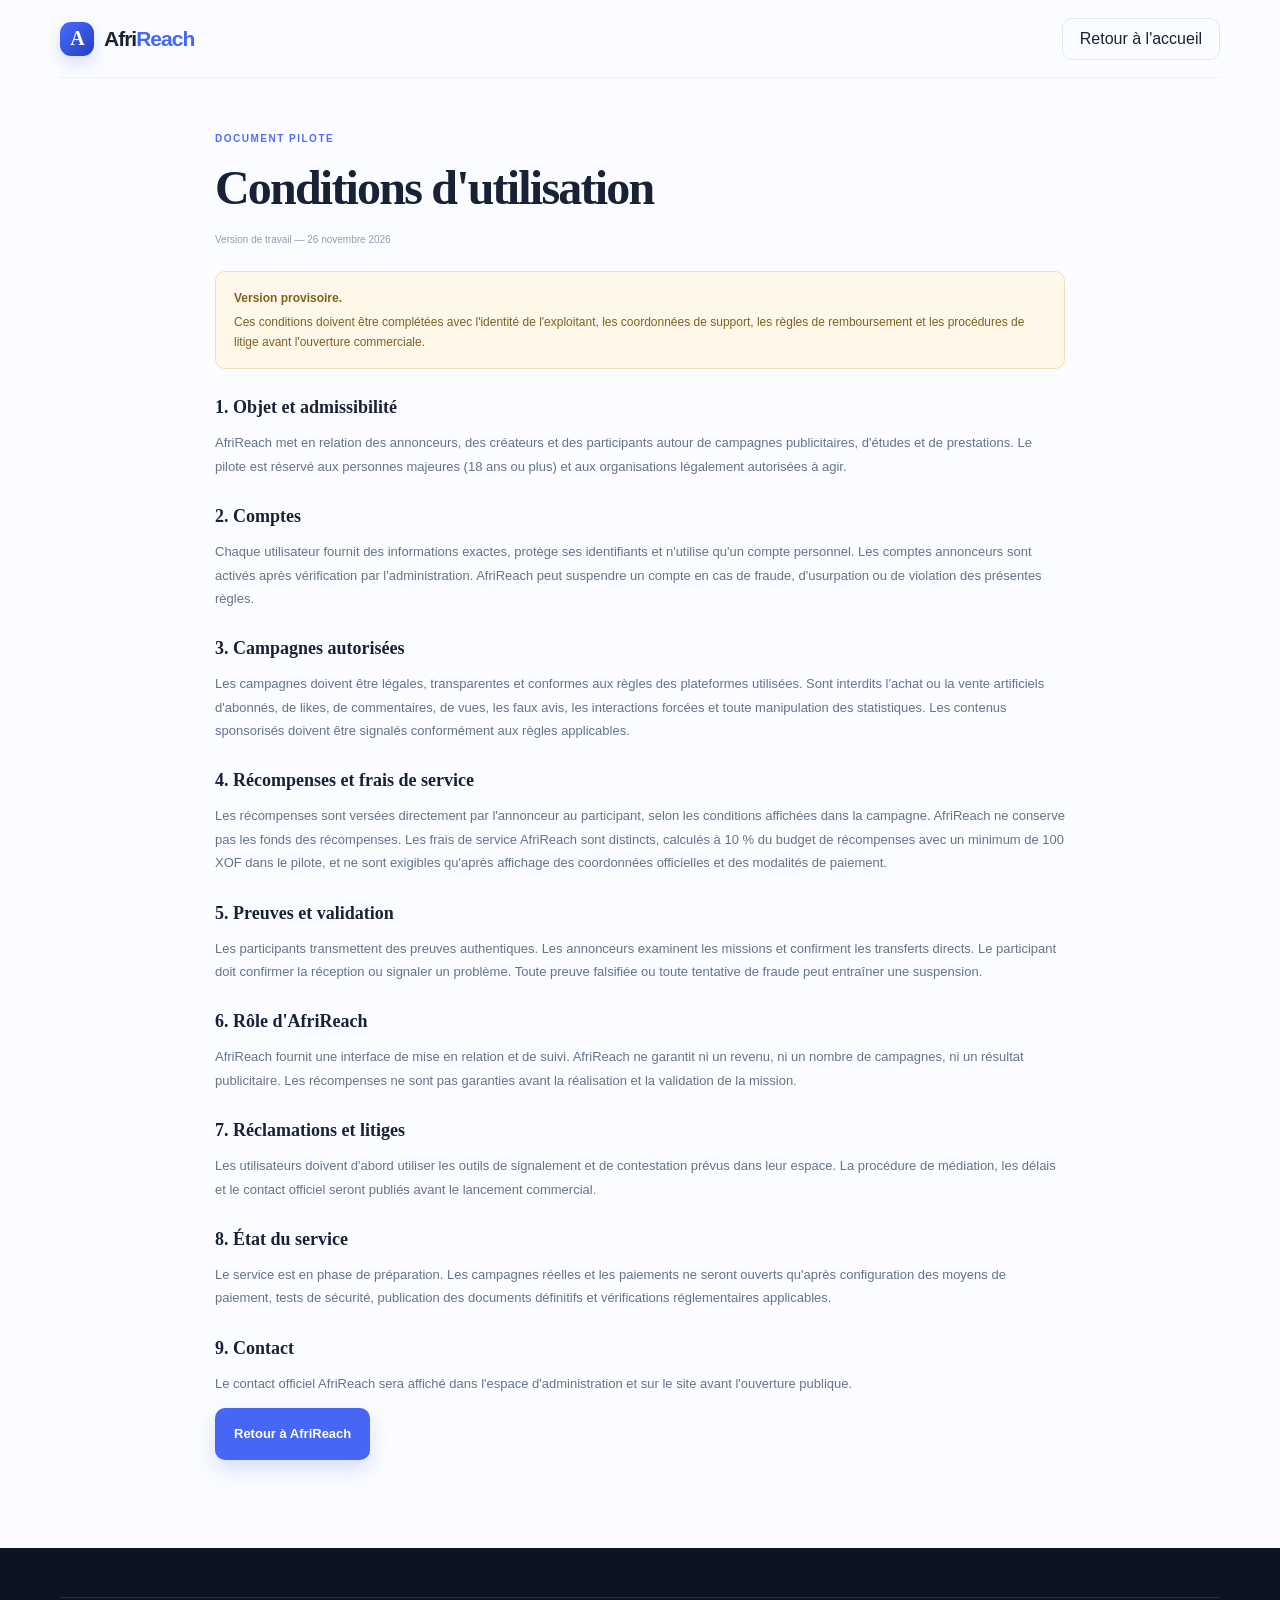
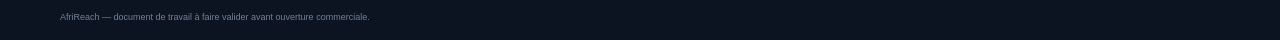
<file: conditions.html>
<!doctype html>
<html lang="fr"><head><meta charset="utf-8"><meta name="viewport" content="width=device-width,initial-scale=1"><meta name="theme-color" content="#101827"><title>Conditions d'utilisation — AfriReach</title><link rel="stylesheet" href="/styles.css"><link rel="icon" href="/icon.svg" type="image/svg+xml"></head>
<body class="legal-page"><header class="site-header"><a class="brand" href="/"><span class="brand-mark">A</span><span>Afri<span>Reach</span></span></a><a class="nav-login" href="/">Retour à l'accueil</a></header>
<main class="section-wrap legal-content"><div class="eyebrow">DOCUMENT PILOTE</div><h1>Conditions d'utilisation</h1><p class="legal-updated">Version de travail — 26 novembre 2026</p>
<div class="legal-alert"><b>Version provisoire.</b> Ces conditions doivent être complétées avec l'identité de l'exploitant, les coordonnées de support, les règles de remboursement et les procédures de litige avant l'ouverture commerciale.</div>
<h2>1. Objet et admissibilité</h2><p>AfriReach met en relation des annonceurs, des créateurs et des participants autour de campagnes publicitaires, d'études et de prestations. Le pilote est réservé aux personnes majeures (18 ans ou plus) et aux organisations légalement autorisées à agir.</p>
<h2>2. Comptes</h2><p>Chaque utilisateur fournit des informations exactes, protège ses identifiants et n'utilise qu'un compte personnel. Les comptes annonceurs sont activés après vérification par l'administration. AfriReach peut suspendre un compte en cas de fraude, d'usurpation ou de violation des présentes règles.</p>
<h2>3. Campagnes autorisées</h2><p>Les campagnes doivent être légales, transparentes et conformes aux règles des plateformes utilisées. Sont interdits l'achat ou la vente artificiels d'abonnés, de likes, de commentaires, de vues, les faux avis, les interactions forcées et toute manipulation des statistiques. Les contenus sponsorisés doivent être signalés conformément aux règles applicables.</p>
<h2>4. Récompenses et frais de service</h2><p>Les récompenses sont versées directement par l'annonceur au participant, selon les conditions affichées dans la campagne. AfriReach ne conserve pas les fonds des récompenses. Les frais de service AfriReach sont distincts, calculés à 10 % du budget de récompenses avec un minimum de 100 XOF dans le pilote, et ne sont exigibles qu'après affichage des coordonnées officielles et des modalités de paiement.</p>
<h2>5. Preuves et validation</h2><p>Les participants transmettent des preuves authentiques. Les annonceurs examinent les missions et confirment les transferts directs. Le participant doit confirmer la réception ou signaler un problème. Toute preuve falsifiée ou toute tentative de fraude peut entraîner une suspension.</p>
<h2>6. Rôle d'AfriReach</h2><p>AfriReach fournit une interface de mise en relation et de suivi. AfriReach ne garantit ni un revenu, ni un nombre de campagnes, ni un résultat publicitaire. Les récompenses ne sont pas garanties avant la réalisation et la validation de la mission.</p>
<h2>7. Réclamations et litiges</h2><p>Les utilisateurs doivent d'abord utiliser les outils de signalement et de contestation prévus dans leur espace. La procédure de médiation, les délais et le contact officiel seront publiés avant le lancement commercial.</p>
<h2>8. État du service</h2><p>Le service est en phase de préparation. Les campagnes réelles et les paiements ne seront ouverts qu'après configuration des moyens de paiement, tests de sécurité, publication des documents définitifs et vérifications réglementaires applicables.</p>
<h2>9. Contact</h2><p>Le contact officiel AfriReach sera affiché dans l'espace d'administration et sur le site avant l'ouverture publique.</p>
<p><a class="btn btn-primary" href="/">Retour à AfriReach</a></p></main><footer><div class="section-wrap footer-legal">AfriReach — document de travail à faire valider avant ouverture commerciale.</div></footer></body></html>
</file>
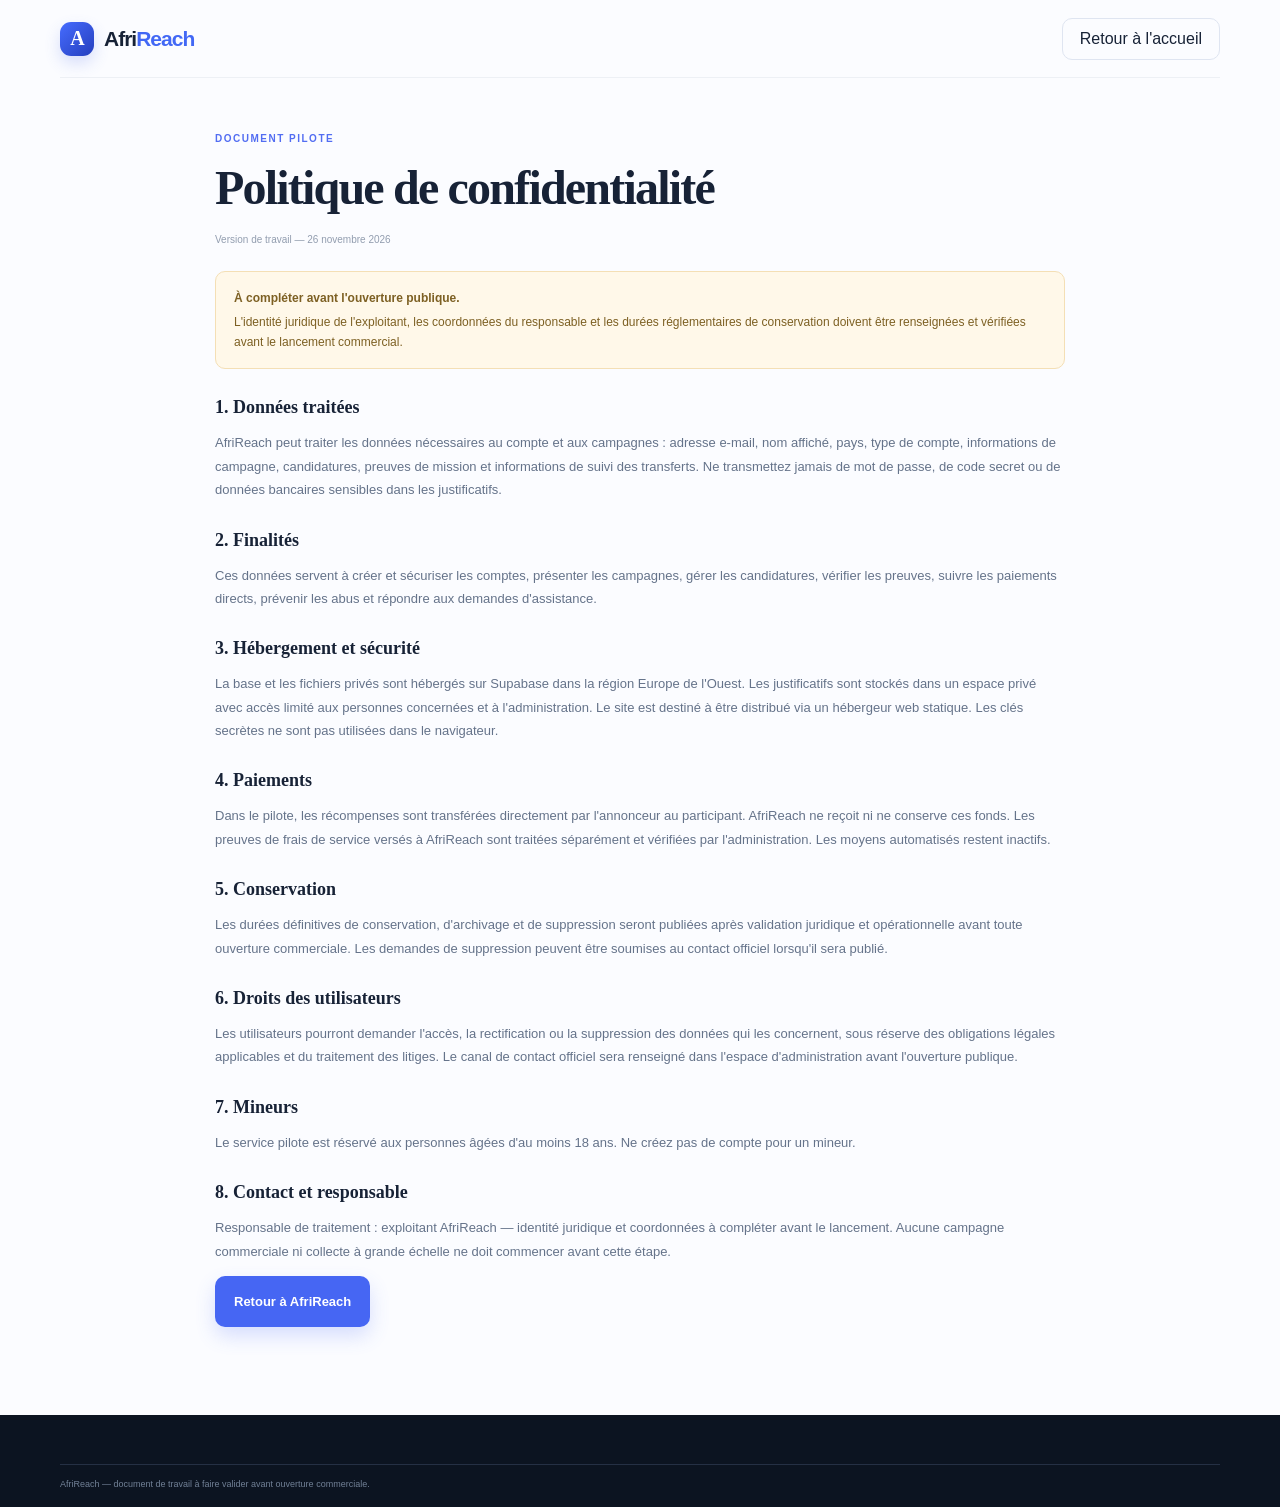
<file: confidentialite.html>
<!doctype html>
<html lang="fr"><head><meta charset="utf-8"><meta name="viewport" content="width=device-width,initial-scale=1"><meta name="theme-color" content="#101827"><title>Confidentialité — AfriReach</title><link rel="stylesheet" href="/styles.css"><link rel="icon" href="/icon.svg" type="image/svg+xml"></head>
<body class="legal-page"><header class="site-header"><a class="brand" href="/"><span class="brand-mark">A</span><span>Afri<span>Reach</span></span></a><a class="nav-login" href="/">Retour à l'accueil</a></header>
<main class="section-wrap legal-content"><div class="eyebrow">DOCUMENT PILOTE</div><h1>Politique de confidentialité</h1><p class="legal-updated">Version de travail — 26 novembre 2026</p>
<div class="legal-alert"><b>À compléter avant l'ouverture publique.</b> L'identité juridique de l'exploitant, les coordonnées du responsable et les durées réglementaires de conservation doivent être renseignées et vérifiées avant le lancement commercial.</div>
<h2>1. Données traitées</h2><p>AfriReach peut traiter les données nécessaires au compte et aux campagnes : adresse e-mail, nom affiché, pays, type de compte, informations de campagne, candidatures, preuves de mission et informations de suivi des transferts. Ne transmettez jamais de mot de passe, de code secret ou de données bancaires sensibles dans les justificatifs.</p>
<h2>2. Finalités</h2><p>Ces données servent à créer et sécuriser les comptes, présenter les campagnes, gérer les candidatures, vérifier les preuves, suivre les paiements directs, prévenir les abus et répondre aux demandes d'assistance.</p>
<h2>3. Hébergement et sécurité</h2><p>La base et les fichiers privés sont hébergés sur Supabase dans la région Europe de l'Ouest. Les justificatifs sont stockés dans un espace privé avec accès limité aux personnes concernées et à l'administration. Le site est destiné à être distribué via un hébergeur web statique. Les clés secrètes ne sont pas utilisées dans le navigateur.</p>
<h2>4. Paiements</h2><p>Dans le pilote, les récompenses sont transférées directement par l'annonceur au participant. AfriReach ne reçoit ni ne conserve ces fonds. Les preuves de frais de service versés à AfriReach sont traitées séparément et vérifiées par l'administration. Les moyens automatisés restent inactifs.</p>
<h2>5. Conservation</h2><p>Les durées définitives de conservation, d'archivage et de suppression seront publiées après validation juridique et opérationnelle avant toute ouverture commerciale. Les demandes de suppression peuvent être soumises au contact officiel lorsqu'il sera publié.</p>
<h2>6. Droits des utilisateurs</h2><p>Les utilisateurs pourront demander l'accès, la rectification ou la suppression des données qui les concernent, sous réserve des obligations légales applicables et du traitement des litiges. Le canal de contact officiel sera renseigné dans l'espace d'administration avant l'ouverture publique.</p>
<h2>7. Mineurs</h2><p>Le service pilote est réservé aux personnes âgées d'au moins 18 ans. Ne créez pas de compte pour un mineur.</p>
<h2>8. Contact et responsable</h2><p>Responsable de traitement : exploitant AfriReach — identité juridique et coordonnées à compléter avant le lancement. Aucune campagne commerciale ni collecte à grande échelle ne doit commencer avant cette étape.</p>
<p><a class="btn btn-primary" href="/">Retour à AfriReach</a></p></main><footer><div class="section-wrap footer-legal">AfriReach — document de travail à faire valider avant ouverture commerciale.</div></footer></body></html>
</file>
<file: styles.css>
:root{--ink:#172236;--muted:#68758a;--navy:#101827;--blue:#4268f5;--mint:#b7f4d5;--line:#e8edf4;--paper:#fff;--soft:#f6f8fc}*{box-sizing:border-box}html{scroll-behavior:smooth}body{margin:0;font-family:"DM Sans",sans-serif;color:var(--ink);background:#fff}a{color:inherit;text-decoration:none}.section-wrap{width:min(1160px,calc(100% - 44px));margin:auto}.announcement{height:36px;background:#101827;color:#c8d3e5;text-align:center;font-size:11px;letter-spacing:.04em;display:flex;align-items:center;justify-content:center;gap:9px}.pulse{width:7px;height:7px;background:#7ee2ad;border-radius:50%;box-shadow:0 0 0 4px #7ee2ad22}.announcement-tag{font-size:9px;font-weight:700;color:#9ef0c2;border:1px solid #9ef0c244;border-radius:20px;padding:3px 7px}.site-header{height:78px;display:flex;align-items:center;justify-content:space-between;width:min(1160px,calc(100% - 44px));margin:auto}.brand{display:flex;align-items:center;gap:10px;font:800 21px Manrope,sans-serif;letter-spacing:-1px}.brand>span:last-child>span{color:var(--blue)}.brand-mark{width:34px;height:34px;border-radius:11px;background:linear-gradient(135deg,#466cff,#253fbd);display:grid;place-items:center;color:#fff;font:800 20px Manrope;box-shadow:0 7px 16px #4565e533}.site-header nav{display:flex;align-items:center;gap:29px;font-size:13px;font-weight:600;color:#526076}.site-header nav a:hover{color:var(--blue)}.nav-login{padding:11px 17px;border:1px solid #dfe5f1;border-radius:10px;color:var(--ink)!important}.menu-toggle{display:none;border:0;background:none;font-size:25px}.hero{min-height:565px;display:grid;grid-template-columns:1fr 1fr;align-items:center;gap:30px;padding-top:42px;padding-bottom:55px}.eyebrow{font-size:10px;letter-spacing:.15em;font-weight:800;color:#526df2;display:flex;align-items:center;gap:9px}.eyebrow>span{width:20px;height:2px;background:#526df2}.hero h1{font:800 clamp(46px,6vw,70px)/1.05 Manrope,sans-serif;letter-spacing:-3.5px;margin:22px 0 18px;color:#152137}.hero h1 em,.section-heading h2 em,.split-section h2 em,.creator-inner h2 em,.signup-inner h2 em{font-style:normal;color:#4b68ef}.hero-lead{font-size:16px;line-height:1.8;color:#68758a;max-width:490px}.hero-actions{display:flex;gap:12px;align-items:center;margin-top:30px;flex-wrap:wrap}.btn{display:inline-flex;align-items:center;justify-content:center;gap:18px;padding:14px 19px;border-radius:10px;font-size:13px;font-weight:700;transition:.2s}.btn-primary{background:#4666f3;color:#fff;box-shadow:0 9px 20px #4666f333}.btn-primary:hover{background:#3453dc;transform:translateY(-2px)}.btn-quiet{color:#59677d}.btn-quiet:hover{background:#f2f5fb}.btn span{font-size:18px}.trust-row{display:flex;align-items:center;gap:12px;margin-top:36px;font-size:11px;color:#8390a2}.avatar-stack{display:flex;padding-left:5px}.avatar-stack i{font-style:normal;width:25px;height:25px;margin-left:-5px;border:2px solid white;border-radius:50%;background:#dbe5ff;color:#3959d9;display:grid;place-items:center;font-size:9px;font-weight:800}.avatar-stack i:nth-child(2){background:#d7f4e5;color:#24865a}.avatar-stack i:nth-child(3){background:#fce7d4;color:#b76a2d}.hero-visual{position:relative;min-height:420px;display:grid;place-items:center}.visual-glow{position:absolute;width:360px;height:360px;border-radius:50%;background:radial-gradient(circle,#dfe6ff 0%,#eef1ff 45%,#fff 72%);filter:blur(3px)}.dashboard-card{position:relative;width:min(410px,95%);padding:25px;background:#fff;border:1px solid #edf0f6;border-radius:19px;box-shadow:0 24px 65px #283b6b18;transform:rotate(-2deg)}.dash-top{display:flex;justify-content:space-between;align-items:start}.dash-top small,.panel-top{font-size:9px;letter-spacing:.13em;color:#8c98aa;font-weight:800}.dash-top strong{display:block;font:700 17px Manrope;margin-top:7px}.live-dot{font-size:9px;color:#419b6a;background:#e8f8ef;padding:6px 9px;border-radius:20px}.campaign-preview{margin-top:25px;padding:14px;background:#f6f8fc;border:1px solid #edf0f5;border-radius:12px;display:flex;align-items:center;gap:12px}.campaign-icon{width:38px;height:38px;border-radius:10px;background:#e7eaff;color:#4c66e7;display:grid;place-items:center}.campaign-info{display:grid;gap:4px;flex:1}.campaign-info strong{font-size:11px}.campaign-info small{font-size:9px;color:#8995a7}.campaign-status{font-size:8px;color:#8a94a6;background:#fff;padding:5px 7px;border-radius:7px}.metric-grid{display:grid;grid-template-columns:1fr 1fr;gap:12px;margin:17px 0}.metric-grid>div{border:1px solid #edf0f5;border-radius:11px;padding:13px;display:grid;gap:5px}.metric-grid small{font-size:9px;color:#8995a7}.metric-grid strong{font:800 24px Manrope;color:#4565ed}.metric-grid span{font-size:9px;color:#778499}.progress-label{display:flex;justify-content:space-between;font-size:9px;color:#778499}.progress{height:6px;background:#edf0f8;border-radius:9px;margin:9px 0 18px;overflow:hidden}.progress i{display:block;width:68%;height:100%;background:linear-gradient(90deg,#4968f1,#9bafff);border-radius:9px}.dash-foot{border-top:1px solid #edf0f5;padding-top:14px;display:flex;justify-content:space-between;font-size:8px;color:#688071}.floating-note{position:absolute;display:flex;align-items:center;gap:10px;background:#fff;padding:11px 15px;border:1px solid #edf0f5;border-radius:12px;box-shadow:0 12px 30px #1d2d4c14}.floating-note b,.floating-note small{display:block}.floating-note b{font-size:10px}.floating-note small{font-size:9px;color:#8a95a6;margin-top:3px}.note-icon{width:28px;height:28px;border-radius:9px;background:#eeeaff;color:#7657d9;display:grid;place-items:center}.note-icon.green{background:#e6f8ee;color:#329565}.note-one{top:45px;left:-7px}.note-two{right:-7px;bottom:35px}.audience-strip{border-top:1px solid #eff2f7;border-bottom:1px solid #eff2f7;background:#fbfcfe}.strip-inner{min-height:76px;display:flex;align-items:center;justify-content:space-between;gap:15px;font-size:12px;color:#758197}.strip-inner>span{font-size:9px;letter-spacing:.13em;font-weight:800;color:#a1aabb}.strip-inner b{color:#334057}.strip-inner i{font-style:normal;color:#a8b1c0}.strip-inner .accent{color:#4b68ef}.section-pad{padding-top:94px;padding-bottom:94px}.section-heading{text-align:center;max-width:650px;margin:0 auto 42px}.section-heading .eyebrow{justify-content:center}.section-heading h2,.split-section h2,.creator-inner h2,.signup-inner h2{font:800 clamp(31px,4vw,43px)/1.18 Manrope;letter-spacing:-1.8px;margin:15px 0}.section-heading p,.split-section p,.creator-inner p,.signup-inner>div>p{font-size:14px;line-height:1.8;color:#7a879a}.role-grid{display:grid;grid-template-columns:repeat(3,1fr);gap:17px}.role-card{padding:27px;border:1px solid #e9edf4;border-radius:15px;background:#fff;min-height:250px}.role-card.featured{border-color:#dce3ff;background:linear-gradient(145deg,#f9faff,#fff);box-shadow:0 12px 35px #4864d00b}.role-icon{width:42px;height:42px;border-radius:12px;display:grid;place-items:center;font-size:21px;margin-bottom:22px}.purple{background:#efebff;color:#7558d9}.mint{background:#e3f8ed;color:#2b9662}.orange{background:#fff1e4;color:#c57a35}.card-kicker{font-size:9px;letter-spacing:.12em;color:#9aa4b3;font-weight:800}.role-card h3{font:700 17px Manrope;margin:10px 0}.role-card p{font-size:12px;line-height:1.7;color:#7c889a;min-height:60px}.role-card>a{display:inline-block;margin-top:13px;color:#4967ec;font-size:11px;font-weight:700}.role-card>a b{font-size:17px;margin-left:7px}.dark-section{background:#101827;color:#fff}.section-heading.light h2{color:#fff}.section-heading.light p{color:#a4afc2}.section-heading.light .eyebrow{color:#9db0ff}.mission-grid{display:grid;grid-template-columns:1fr 1fr;gap:13px}.mission-item{border:1px solid #29354a;background:#172338;border-radius:13px;padding:19px;display:flex;align-items:center;gap:14px}.mission-symbol{width:38px;height:38px;flex:none;display:grid;place-items:center;border-radius:10px;background:#263557;color:#a9b9ff;font-size:17px}.mission-item>div{flex:1}.mission-item b,.mission-item small{display:block}.mission-item b{font-size:12px}.mission-item small{font-size:10px;line-height:1.6;color:#9ba9bd;margin-top:5px}.mission-label{font-size:8px;color:#b6c2d8;border:1px solid #3b4960;padding:5px 7px;border-radius:20px;white-space:nowrap}.policy-note{font-size:10px;line-height:1.7;color:#9ba9bd;margin:25px 0 0;padding:14px 17px;border-left:2px solid #7188ef;background:#172338}.split-section{display:grid;grid-template-columns:1fr .85fr;gap:90px;align-items:center}.split-section h2{margin-top:18px}.split-section>div>p{max-width:480px}.check-list{list-style:none;padding:0;margin:25px 0 30px;display:grid;gap:13px;font-size:12px;color:#526176}.check-list li:before{content:"✓";color:#299d68;font-weight:800;margin-right:10px}.feature-panel{padding:27px;border-radius:17px;background:#f7f8fc;border:1px solid #e9edf5;box-shadow:0 15px 40px #1b2b4a0c}.panel-top{display:flex;justify-content:space-between;align-items:center}.panel-badge{color:#7c8ce1;background:#e9edff;border-radius:20px;padding:6px 9px;font-size:8px}.panel-stat{margin:25px 0;padding:20px;border-radius:12px;background:#fff;border:1px solid #edf0f5;display:grid;gap:8px}.panel-stat small{font-size:10px;color:#8894a6}.panel-stat b{font:700 21px Manrope;color:#394c71}.panel-line{display:flex;justify-content:space-between;padding:13px 2px;border-bottom:1px solid #e8edf4;font-size:10px;color:#778499}.panel-line b{color:#35445d}.panel-footer{font-size:10px;color:#359466;margin-top:19px}.creator-band{background:linear-gradient(110deg,#eef1ff,#f5f8ff);border-top:1px solid #e7ebff;border-bottom:1px solid #e7ebff}.creator-inner{min-height:290px;display:flex;align-items:center;justify-content:space-between;gap:30px;padding-top:55px;padding-bottom:55px}.creator-inner>div{max-width:610px}.creator-inner p{max-width:540px}.btn-light{background:#fff;color:#405bd6;border:1px solid #e3e8ff;white-space:nowrap}.payment-grid{display:grid;grid-template-columns:repeat(3,1fr);gap:15px}.payment-card{position:relative;border:1px solid #e9edf4;border-radius:14px;padding:24px;min-height:185px}.payment-card b{display:block;font:700 15px Manrope;margin:15px 0 8px}.payment-card p{font-size:11px;line-height:1.7;color:#7b8799;min-height:55px}.payment-card small{font-size:8px;letter-spacing:.1em;font-weight:800;color:#9aa5b5}.payment-check,.payment-lock{width:27px;height:27px;border-radius:8px;background:#e4f8ed;color:#329767;display:grid;place-items:center;font-weight:800}.payment-lock{background:#f0f2f6;color:#909bac}.active-payment{border-color:#ccebd9;background:#fbfffc}.small-disclaimer{font-size:10px;line-height:1.7;color:#8792a3;margin-top:20px}.signup-section{background:#111a2a;color:#fff;padding:86px 0}.signup-inner{display:grid;grid-template-columns:1fr .8fr;gap:80px;align-items:center}.signup-inner h2{color:#fff}.signup-inner>div>p{color:#a3afc1;max-width:470px}.signup-card{background:#fff;color:#1b2940;border-radius:16px;padding:28px;display:grid;gap:9px;box-shadow:0 20px 50px #0002}.signup-card h3{font:700 19px Manrope;margin:0 0 8px}.signup-card label{font-size:10px;font-weight:700;color:#5f6c80;margin-top:5px}.signup-card input,.signup-card select{height:43px;border:1px solid #e1e6ef;border-radius:8px;padding:0 12px;font:12px "DM Sans";color:#29374d;background:#fff;outline:none}.signup-card input:focus,.signup-card select:focus{border-color:#7086f6;box-shadow:0 0 0 3px #7086f61a}.btn-full{width:100%;border:0;margin-top:9px;cursor:pointer}.form-note{font-size:9px;line-height:1.6;color:#8994a5;margin:2px 0 0}footer{background:#0c1421;color:#9ba7b8;padding:27px 0 18px}.footer-inner{display:flex;align-items:center;justify-content:space-between;gap:20px;font-size:10px}.footer-brand{color:#fff;font-size:17px}.footer-brand .brand-mark{width:29px;height:29px;font-size:17px}.footer-inner>div{display:flex;gap:19px}.footer-inner a:hover{color:#fff}.footer-legal{border-top:1px solid #253044;padding-top:14px;margin-top:22px;font-size:9px;color:#718096}.menu-toggle{color:#24324a}@media(max-width:800px){.site-header nav{gap:15px;font-size:11px}.hero{grid-template-columns:1fr;padding-top:65px}.hero-copy{text-align:center}.hero-copy .eyebrow,.hero-actions,.trust-row{justify-content:center}.hero-lead{margin-left:auto;margin-right:auto}.hero-visual{min-height:390px}.split-section,.signup-inner{grid-template-columns:1fr;gap:35px}.split-section{gap:35px}.signup-inner{gap:20px}.creator-inner{align-items:flex-start;flex-direction:column}.strip-inner{flex-wrap:wrap;justify-content:center;padding:18px}.strip-inner>span{width:100%;text-align:center}.strip-inner i:nth-of-type(3){display:none}}@media(max-width:600px){.announcement{font-size:9px}.announcement-tag{display:none}.site-header{height:68px}.menu-toggle{display:block}.site-header nav{display:none;position:absolute;z-index:5;top:104px;left:15px;right:15px;background:#fff;border:1px solid #e9edf4;border-radius:13px;padding:18px;box-shadow:0 18px 40px #15233b1c;flex-direction:column;align-items:stretch}.site-header nav.open{display:flex}.site-header nav a{padding:9px}.hero{padding-top:45px}.hero h1{font-size:48px;letter-spacing:-2.5px}.hero-lead{font-size:14px}.hero-actions{flex-direction:column}.btn{width:100%}.hero-visual{min-height:340px}.dashboard-card{padding:17px}.note-one{left:-5px;top:12px}.note-two{right:-5px;bottom:10px}.floating-note{padding:8px 10px}.floating-note small{font-size:8px}.section-pad{padding-top:65px;padding-bottom:65px}.section-heading h2,.split-section h2,.creator-inner h2,.signup-inner h2{font-size:33px}.role-grid,.mission-grid,.payment-grid{grid-template-columns:1fr}.role-card{min-height:0}.role-card p{min-height:0}.mission-item{align-items:flex-start}.mission-label{margin-left:auto}.creator-inner{padding-top:45px;padding-bottom:45px}.signup-section{padding:60px 0}.signup-card{padding:21px}.footer-inner{flex-wrap:wrap}.footer-inner>span{order:3;width:100%}.footer-inner>div{gap:12px}.footer-legal{line-height:1.6}}
/* Member workspace */
[hidden]{display:none!important}
.member-section{background:#f6f8fc;border-top:1px solid #e8edf5;border-bottom:1px solid #e8edf5;padding:90px 0}
.member-layout{display:grid;grid-template-columns:.8fr 1fr;gap:65px;align-items:center}
.member-intro h2{font:800 clamp(32px,4vw,45px)/1.15 Manrope;letter-spacing:-1.8px;margin:17px 0}
.member-intro h2 em{font-style:normal;color:#4b68ef}
.member-intro p{font-size:13px;line-height:1.8;color:#78859a;max-width:410px}
.member-points{display:grid;gap:11px;margin-top:25px;font-size:11px;font-weight:700;color:#4d617e}
.member-card,.member-dashboard{background:#fff;border:1px solid #e6ebf3;border-radius:17px;padding:27px;box-shadow:0 18px 50px #23385d0b}
.auth-tabs{display:grid;grid-template-columns:1fr 1fr;background:#f2f5fa;border-radius:9px;padding:4px;margin-bottom:22px}
.auth-tab{border:0;background:transparent;border-radius:7px;padding:10px 8px;font:700 11px "DM Sans";color:#78859a;cursor:pointer}
.auth-tab.active{background:#fff;color:#3857d8;box-shadow:0 2px 8px #182a4b12}
#authForm{display:grid;gap:9px}
#authForm label,.campaign-form label{font-size:10px;font-weight:700;color:#5f6c80;margin-top:4px}
#authForm input,#authForm select,.campaign-form input,.campaign-form select,.campaign-form textarea{width:100%;height:43px;border:1px solid #e1e6ef;border-radius:8px;padding:0 12px;font:12px "DM Sans";color:#29374d;background:#fff;outline:none}
#authForm input:focus,#authForm select:focus,.campaign-form input:focus,.campaign-form select:focus,.campaign-form textarea:focus{border-color:#7086f6;box-shadow:0 0 0 3px #7086f61a}
.auth-message{font-size:10px;line-height:1.6;color:#8290a4;margin:7px 0 0}
.auth-message.is-error{color:#b63d49}.auth-message.is-success{color:#27845a}
.member-dashboard{grid-column:1/-1;align-self:stretch}
.dashboard-head{display:flex;justify-content:space-between;align-items:center;border-bottom:1px solid #edf0f5;padding-bottom:18px;margin-bottom:20px;gap:15px}
.dashboard-head small{font-size:9px;letter-spacing:.13em;color:#929daf;font-weight:800}
.dashboard-head h3{font:800 22px Manrope;margin:6px 0}
.role-chip,.status-pill,.member-type{display:inline-flex;padding:5px 9px;border-radius:20px;background:#edf1ff;color:#4b62d2;font-size:9px;font-weight:800;text-transform:capitalize}
.member-summary{display:flex;justify-content:space-between;align-items:center;gap:12px;margin:16px 0;font-size:12px}
.member-summary span{font-size:10px;color:#8b96a8}
.member-list{display:grid;gap:9px;margin-top:12px}
.member-item{border:1px solid #e9edf4;border-radius:11px;padding:14px;display:flex;align-items:center;justify-content:space-between;gap:14px}
.member-item h4{font:700 13px Manrope;margin:6px 0}
.member-item p{font-size:10px;line-height:1.6;color:#78859a;max-width:550px;margin:4px 0}
.member-item small{font-size:9px;color:#8995a7}
.member-item.compact{padding:11px 13px}
.member-item.compact>div:first-child{display:grid;gap:5px}
.member-type{font-size:8px;background:#f0f3f8;color:#7c8799}
.mini-button{border:0;border-radius:8px;background:#4666f3;color:#fff;font:700 10px "DM Sans";padding:9px 12px;cursor:pointer;white-space:nowrap}
.mini-button:disabled{background:#e9edf4;color:#929cad;cursor:default}
.mini-button.secondary{background:#eef1f6;color:#65738a}
.empty-state,.dashboard-loading{padding:15px;background:#f7f9fc;border-radius:9px;font-size:10px;color:#8a96a8}
.subheading{font:700 13px Manrope;margin:26px 0 10px}
.campaign-form{border:1px solid #e5eaf2;background:#fafbfe;padding:18px;border-radius:12px;display:grid;gap:10px;margin:15px 0 20px}
.campaign-form h4{font:700 13px Manrope;margin:0 0 5px}
.campaign-form textarea{height:90px;padding:11px;resize:vertical}
.form-row{display:grid;grid-template-columns:1fr 1fr;gap:12px}
.form-row label{display:grid;gap:6px}
.campaign-form>label{display:grid;gap:6px}
.campaign-form .check-line{display:flex;align-items:flex-start;gap:8px;line-height:1.5}
.campaign-form .check-line input{width:14px;height:14px;flex:none}
.campaign-form>small{font-size:9px;line-height:1.6;color:#8491a4}
.inline-actions{display:flex;gap:6px;flex-wrap:wrap;justify-content:flex-end}
.upload-proof{font-size:9px;font-weight:700;color:#4763e9;cursor:pointer;border:1px solid #dce3ff;padding:8px 10px;border-radius:8px}
.upload-proof input{display:none}
@media(max-width:800px){.member-layout{grid-template-columns:1fr;gap:30px}.member-intro{text-align:center}.member-intro p{margin-left:auto;margin-right:auto}.member-points{justify-items:center}.member-dashboard{grid-column:auto}}
@media(max-width:600px){.member-section{padding:60px 0}.member-card,.member-dashboard{padding:19px}.member-item{align-items:flex-start;flex-direction:column}.member-item .mini-button,.member-item .inline-actions{align-self:stretch}.inline-actions{justify-content:flex-start}.form-row{grid-template-columns:1fr}.dashboard-head{align-items:flex-start}.dashboard-head .btn{width:auto}}

.campaign-actions{display:flex;gap:7px;flex-wrap:wrap;align-items:flex-start;margin-top:9px}
.fee-payment-box{flex-basis:100%;width:100%;margin-top:10px;padding:13px;border-radius:9px;background:#f5f8ff;border:1px solid #e0e7ff}
.fee-payment-box b{font-size:10px;color:#344d9c}
.fee-payment-box p{margin:5px 0;font-size:10px;line-height:1.5;color:#66758e}
.fee-proof-form{display:grid;grid-template-columns:1fr 1fr auto;gap:8px;margin-top:10px}
.fee-proof-form input{min-width:0;height:36px;border:1px solid #dce3ef;border-radius:7px;padding:0 9px;font:10px "DM Sans";background:#fff}
.fee-proof-form input[type=file]{padding:8px}
@media(max-width:600px){.campaign-actions{flex-direction:column;align-items:stretch}.fee-proof-form{grid-template-columns:1fr}.fee-proof-form .mini-button{width:100%}}

.legal-check{display:flex;align-items:flex-start;gap:8px;font-size:9px;line-height:1.6;color:#69778d}
.legal-check input{width:14px!important;height:14px!important;flex:none;margin-top:2px}
.legal-check a{color:#4666e8;text-decoration:underline}
.legal-content{max-width:850px;padding-top:55px;padding-bottom:75px}
.legal-content h1{font:800 clamp(32px,5vw,48px)/1.15 Manrope;letter-spacing:-1.8px;margin:16px 0}
.legal-content h2{font:700 18px Manrope;margin:28px 0 8px}
.legal-content p{font-size:13px;line-height:1.8;color:#65738a}
.legal-updated{font-size:10px!important;color:#929daf!important}
.legal-alert{padding:16px 18px;background:#fff8e9;border:1px solid #f4dfb5;border-radius:10px;color:#7d6023;font-size:12px;line-height:1.7;margin:22px 0}
.legal-alert b{display:block;margin-bottom:3px}
.legal-page{background:#fbfcff}
.legal-page .site-header{border-bottom:1px solid #edf0f5}
@media(max-width:600px){.legal-content{padding-top:35px;padding-bottom:50px}.footer-inner>div{flex-wrap:wrap}}

.payout-proof-form{display:flex;align-items:center;gap:8px;flex-wrap:wrap}
.payout-proof-form input{max-width:190px;font-size:9px}
.payout-proof-form input[type=file]{border:1px solid #e1e6ef;border-radius:7px;padding:6px;background:#fff}
</file>
